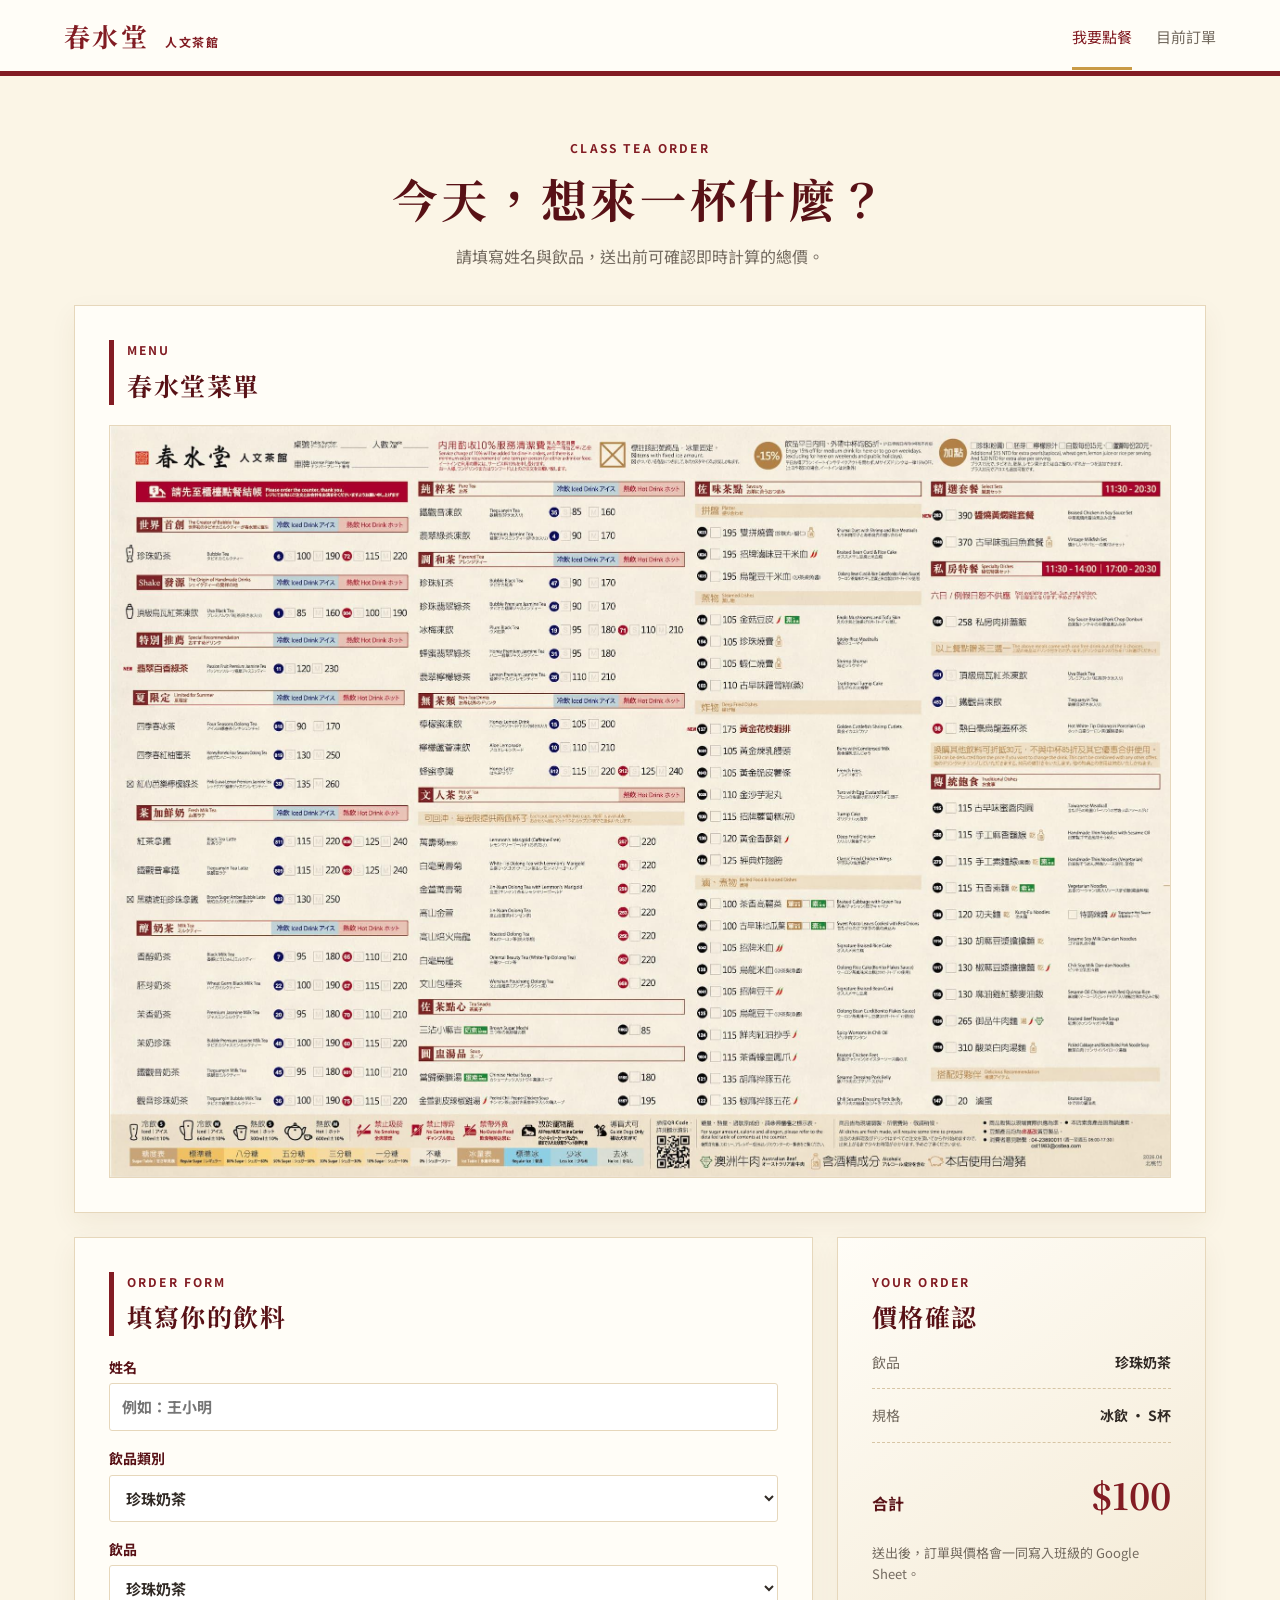
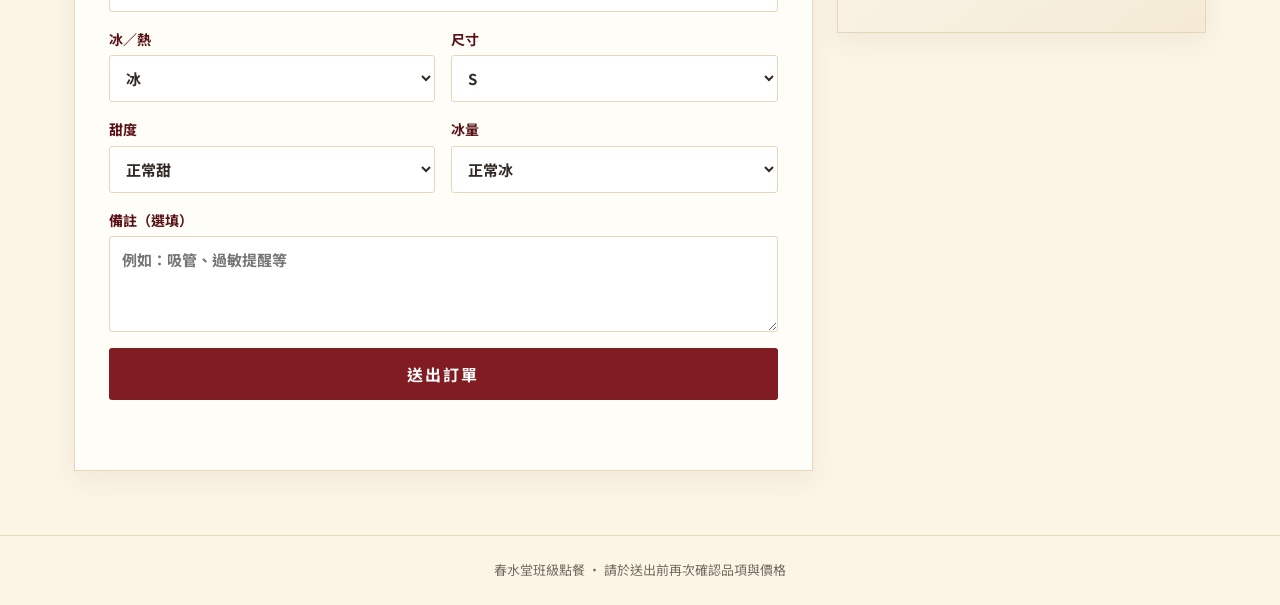
<file: index.html>
<!doctype html>
<html lang="zh-Hant">
  <head>
    <meta charset="UTF-8" />
    <meta name="viewport" content="width=device-width, initial-scale=1.0" />
    <title>春水堂｜班級飲料點餐</title>
    <link rel="preconnect" href="https://fonts.googleapis.com" />
    <link rel="preconnect" href="https://fonts.gstatic.com" crossorigin />
    <link href="https://fonts.googleapis.com/css2?family=Noto+Serif+TC:wght@500;600;700&family=Noto+Sans+TC:wght@400;500;700&display=swap" rel="stylesheet" />
    <link rel="stylesheet" href="styles.css" />
  </head>
  <body>
    <header class="site-header">
      <a class="brand" href="index.html" aria-label="春水堂班級飲料點餐首頁">春水堂 <span>人文茶館</span></a>
      <nav><a class="active" href="index.html">我要點餐</a><a href="orders.html">目前訂單</a></nav>
    </header>
    <main>
      <section class="hero">
        <p class="eyebrow">CLASS TEA ORDER</p>
        <h1>今天，想來一杯什麼？</h1>
        <p>請填寫姓名與飲品，送出前可確認即時計算的總價。</p>
      </section>

      <section class="menu-section panel" aria-labelledby="menu-title">
        <div class="section-heading"><p class="eyebrow">MENU</p><h2 id="menu-title">春水堂菜單</h2></div>
        <img class="menu-image" src="menu.jpg" alt="春水堂完整菜單" />
      </section>

      <section class="order-grid">
        <section class="panel form-panel" aria-labelledby="form-title">
          <div class="section-heading"><p class="eyebrow">ORDER FORM</p><h2 id="form-title">填寫你的飲料</h2></div>
          <form id="order-form">
            <label>姓名<input id="name" name="name" type="text" placeholder="例如：王小明" required maxlength="40" /></label>
            <label>飲品類別<select id="category" name="category" required></select></label>
            <label>飲品<select id="drink" name="drink" required></select></label>
            <div class="form-row">
              <label>冰／熱<select id="temperature" name="temperature" required></select></label>
              <label>尺寸<select id="size" name="size" required></select></label>
            </div>
            <div class="form-row">
              <label>甜度<select id="sugar" name="sugar"><option>正常甜</option><option>少糖</option><option>半糖</option><option>微糖</option><option>一分糖</option><option>無糖</option></select></label>
              <label>冰量<select id="ice" name="ice"><option>正常冰</option><option>少冰</option><option>微冰</option><option>去冰</option><option>常溫</option><option>熱</option></select></label>
            </div>
            <label>備註（選填）<textarea id="note" name="note" rows="3" placeholder="例如：吸管、過敏提醒等"></textarea></label>
            <button id="submit-button" type="submit">送出訂單</button>
            <p id="form-message" class="form-message" role="status"></p>
          </form>
        </section>

        <aside class="panel price-panel" aria-live="polite">
          <p class="eyebrow">YOUR ORDER</p>
          <h2>價格確認</h2>
          <div class="receipt-line"><span>飲品</span><strong id="summary-drink">請選擇飲品</strong></div>
          <div class="receipt-line"><span>規格</span><strong id="summary-spec">—</strong></div>
          <div class="total"><span>合計</span><strong id="total-price">$0</strong></div>
          <p class="price-note">送出後，訂單與價格會一同寫入班級的 Google Sheet。</p>
        </aside>
      </section>
    </main>
    <footer>春水堂班級點餐 · 請於送出前再次確認品項與價格</footer>
    <script src="app.js?v=20260724"></script>
  </body>
</html>
</file>
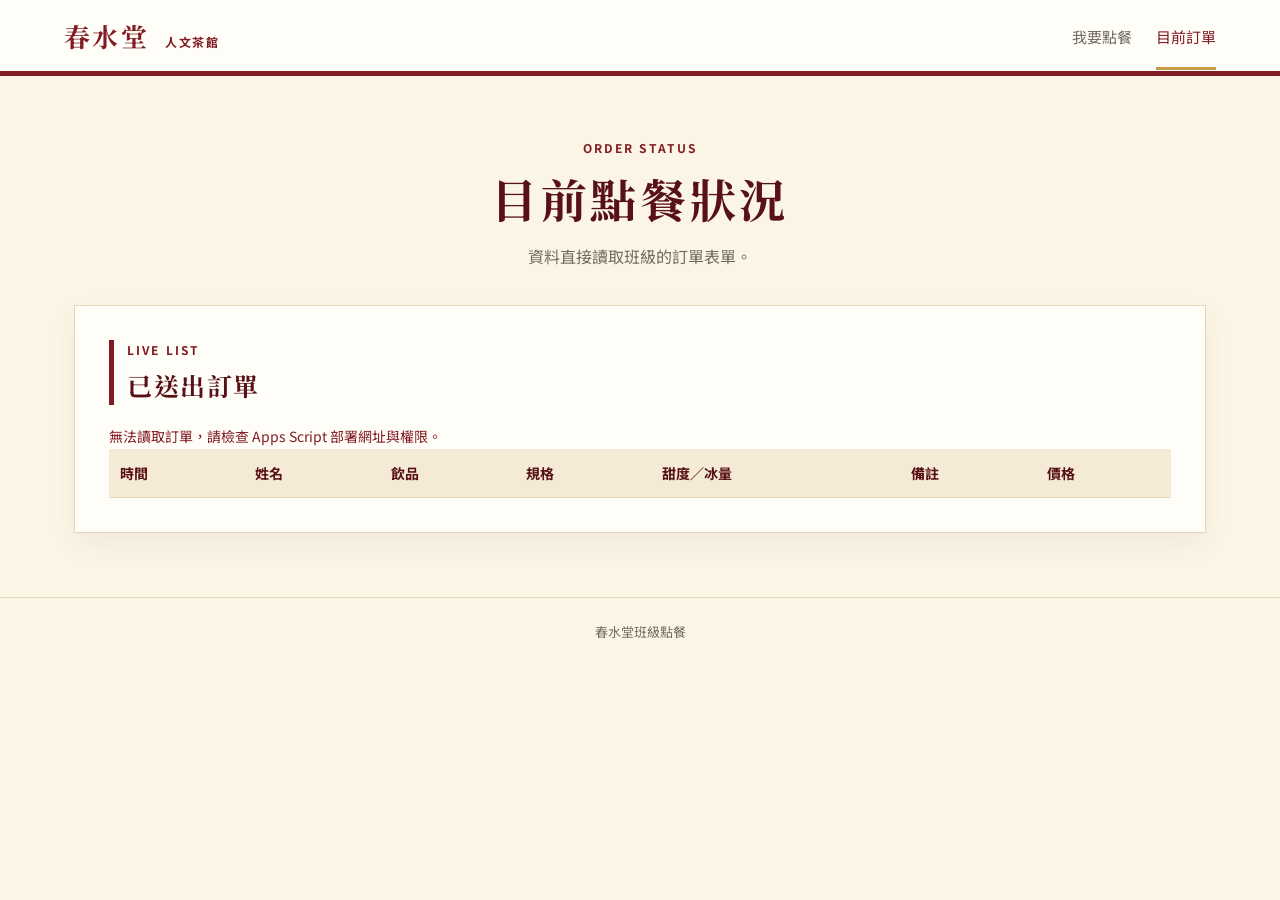
<file: orders.html>
<!doctype html>
<html lang="zh-Hant">
  <head>
    <meta charset="UTF-8" /><meta name="viewport" content="width=device-width, initial-scale=1.0" />
    <title>春水堂｜目前訂單</title>
    <link rel="preconnect" href="https://fonts.googleapis.com" /><link rel="preconnect" href="https://fonts.gstatic.com" crossorigin />
    <link href="https://fonts.googleapis.com/css2?family=Noto+Serif+TC:wght@500;600;700&family=Noto+Sans+TC:wght@400;500;700&display=swap" rel="stylesheet" />
    <link rel="stylesheet" href="styles.css" />
  </head>
  <body>
    <header class="site-header"><a class="brand" href="index.html">春水堂 <span>人文茶館</span></a><nav><a href="index.html">我要點餐</a><a class="active" href="orders.html">目前訂單</a></nav></header>
    <main><section class="hero compact"><p class="eyebrow">ORDER STATUS</p><h1>目前點餐狀況</h1><p>資料直接讀取班級的訂單表單。</p></section>
      <section class="panel orders-panel"><div class="section-heading"><p class="eyebrow">LIVE LIST</p><h2>已送出訂單</h2></div><div id="orders-status" class="form-message">正在讀取訂單…</div><div class="table-wrap"><table><thead><tr><th>時間</th><th>姓名</th><th>飲品</th><th>規格</th><th>甜度／冰量</th><th>備註</th><th>價格</th></tr></thead><tbody id="orders-body"></tbody></table></div></section>
    </main><footer>春水堂班級點餐</footer><script src="orders.js?v=20260724"></script>
  </body>
</html>
</file>
<file: styles.css>
:root{--tea:#821c23;--tea-dark:#581116;--cream:#fbf5e6;--paper:#fffdf7;--gold:#c99a45;--ink:#312a25;--line:#e6d7bb;--muted:#746b60}*{box-sizing:border-box}body{margin:0;background:var(--cream);color:var(--ink);font-family:"Noto Sans TC",sans-serif;line-height:1.6}.site-header{min-height:76px;padding:0 clamp(20px,5vw,72px);display:flex;align-items:center;justify-content:space-between;background:var(--paper);border-bottom:5px solid var(--tea)}.brand{font-family:"Noto Serif TC",serif;font-size:26px;font-weight:700;color:var(--tea);text-decoration:none;letter-spacing:.09em}.brand span{font-family:"Noto Sans TC",sans-serif;font-size:12px;letter-spacing:.12em;margin-left:7px}nav{display:flex;gap:24px}nav a{padding:24px 0 18px;color:var(--muted);text-decoration:none;font-size:15px;border-bottom:3px solid transparent}nav a.active,nav a:hover{color:var(--tea);border-color:var(--gold)}main{max-width:1180px;margin:auto;padding:0 24px 64px}.hero{padding:62px 0 36px;text-align:center}.hero.compact{padding-bottom:28px}.eyebrow{margin:0 0 5px;color:var(--tea);font-size:12px;font-weight:700;letter-spacing:.18em}.hero h1{font-family:"Noto Serif TC",serif;font-size:clamp(30px,5vw,46px);color:var(--tea-dark);letter-spacing:.08em;margin:0}.hero>p:last-child{color:var(--muted);margin:8px 0 0}.panel{background:var(--paper);border:1px solid var(--line);box-shadow:0 10px 25px #5e3b1510;padding:clamp(21px,3vw,34px)}.section-heading{border-left:5px solid var(--tea);padding-left:13px;margin-bottom:20px}.section-heading h2,.price-panel h2{font-family:"Noto Serif TC",serif;color:var(--tea-dark);letter-spacing:.06em;font-size:25px;margin:0}.menu-image{width:100%;height:auto;display:block;border:1px solid var(--line)}.order-grid{display:grid;grid-template-columns:minmax(0,1.6fr) minmax(285px,.8fr);gap:24px;margin-top:24px}label{display:block;color:var(--tea-dark);font-size:14px;font-weight:700;margin-bottom:16px}input,select,textarea{width:100%;display:block;margin-top:5px;padding:11px 12px;border:1px solid var(--line);border-radius:3px;background:#fff;color:var(--ink);font:inherit;font-size:15px}input:focus,select:focus,textarea:focus{outline:3px solid #c99a4550;border-color:var(--gold)}textarea{resize:vertical}.form-row{display:grid;grid-template-columns:1fr 1fr;gap:16px}button{width:100%;padding:14px;border:0;border-radius:3px;background:var(--tea);color:#fff;font:700 16px "Noto Sans TC",sans-serif;letter-spacing:.12em;cursor:pointer}button:hover{background:var(--tea-dark)}button:disabled{opacity:.6;cursor:wait}.form-message{min-height:24px;margin:12px 0 0;color:var(--tea);font-size:14px}.price-panel{align-self:start;background:linear-gradient(145deg,#fffdf7,#f4ead5)}.receipt-line{display:flex;justify-content:space-between;gap:14px;padding:15px 0;border-bottom:1px dashed #d7c5a4;font-size:14px}.receipt-line span{color:var(--muted)}.receipt-line strong{text-align:right}.total{display:flex;justify-content:space-between;align-items:baseline;padding:23px 0 7px;color:var(--tea-dark);font-weight:700}.total strong{font-family:"Noto Serif TC",serif;font-size:36px;color:var(--tea)}.price-note{font-size:13px;color:var(--muted)}.orders-panel{margin-top:8px}.table-wrap{overflow-x:auto}table{border-collapse:collapse;width:100%;min-width:760px;font-size:14px}th,td{padding:13px 11px;text-align:left;border-bottom:1px solid var(--line)}th{background:#f4ead5;color:var(--tea-dark);white-space:nowrap}td:last-child{font-weight:700;color:var(--tea)}footer{text-align:center;padding:24px;color:var(--muted);font-size:13px;border-top:1px solid var(--line)}@media(max-width:750px){.site-header{min-height:65px;padding:0 18px}.brand{font-size:20px}.brand span{display:none}nav{gap:15px}nav a{padding:19px 0 14px;font-size:14px}main{padding:0 14px 40px}.hero{padding:42px 0 25px}.panel{padding:20px 16px}.order-grid{grid-template-columns:1fr}.form-row{grid-template-columns:1fr}}
</file>
